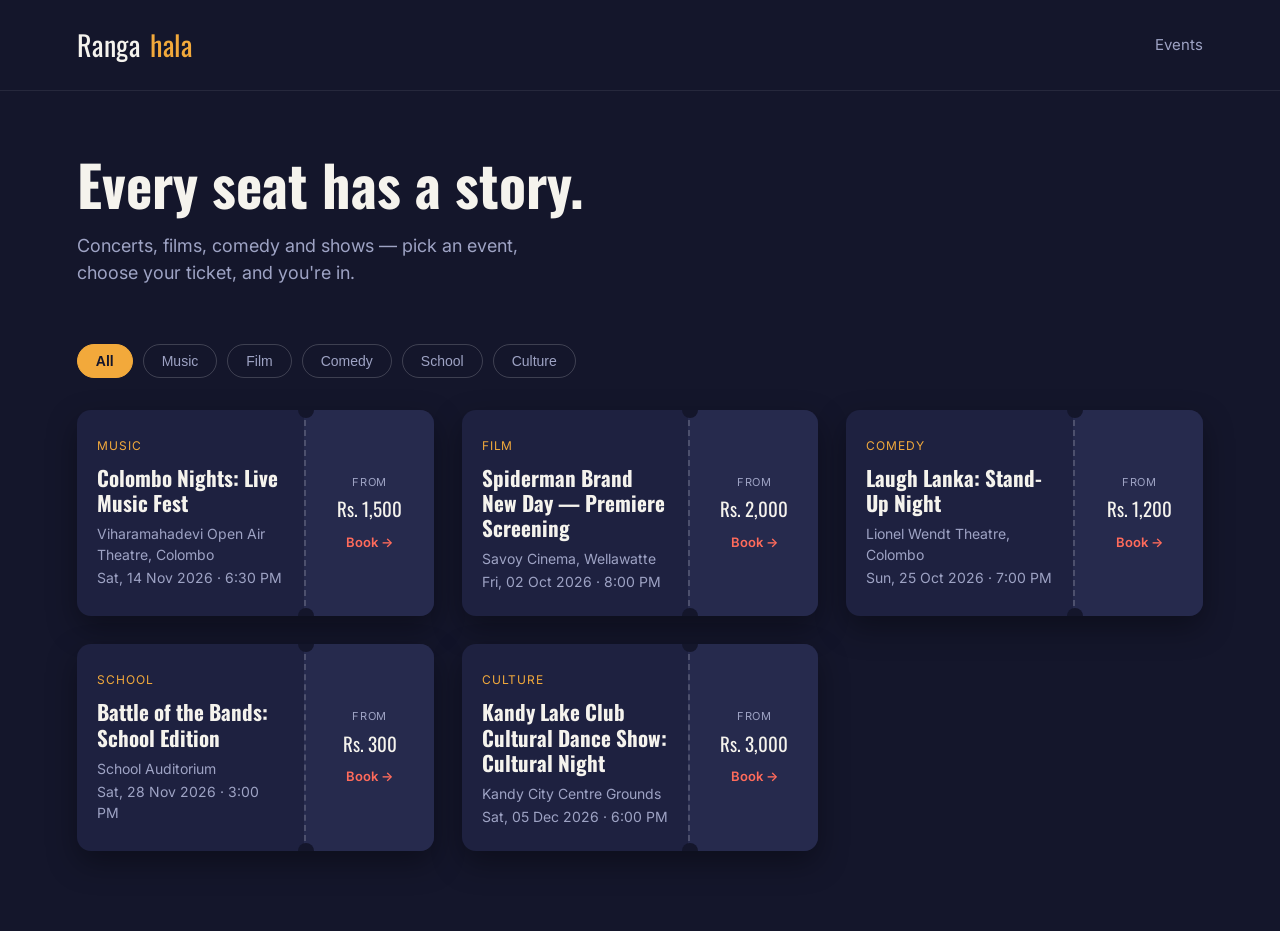
<file: index.html>
<!DOCTYPE html>
<html lang="en">
<head>
  <meta charset="UTF-8" />
  <meta name="viewport" content="width=device-width, initial-scale=1.0" />
  <title>Rangahala — Book your seat</title>
  <link rel="preconnect" href="https://fonts.googleapis.com" />
  <link href="https://fonts.googleapis.com/css2?family=Oswald:wght@500;600&family=Inter:wght@400;500;600&display=swap" rel="stylesheet" />
  <link rel="stylesheet" href="style.css" />
</head>
<body>

  <header class="site-header">
    <div class="brand">Ranga<span>hala</span></div>
    <nav><a href="index.html">Events</a></nav>
  </header>

  <section class="hero">
    <h1>Every seat has a story.</h1>
    <p>Concerts, films, comedy and shows — pick an event, choose your ticket, and you're in.</p>
  </section>

  <div id="filter-bar"></div>

  <div id="event-grid"></div>

  <script src="script.js"></script>
</body>
</html>
</file>
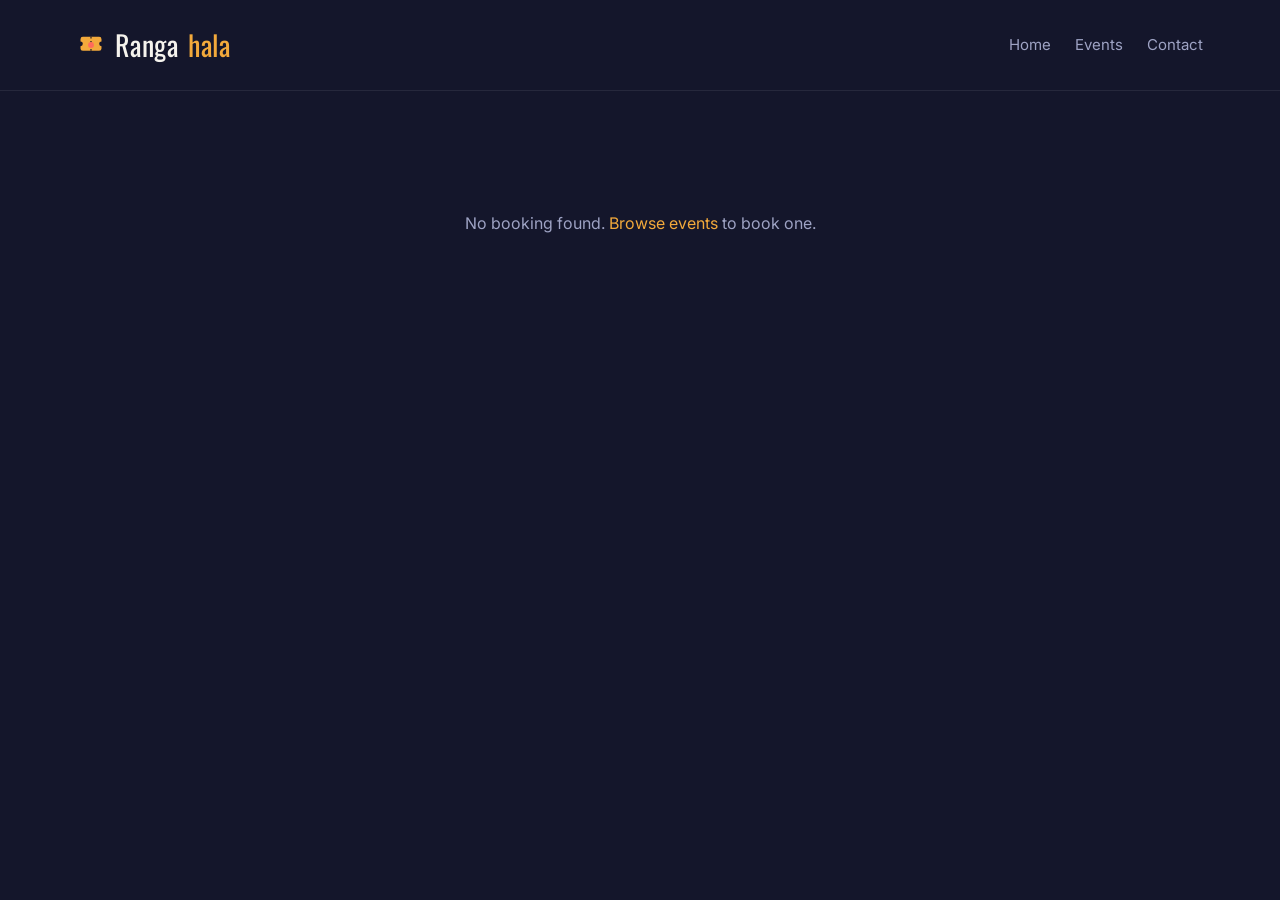
<file: confirmation.html>
<!DOCTYPE html>
<html lang="en">
<head>
  <meta charset="UTF-8" />
  <meta name="viewport" content="width=device-width, initial-scale=1.0" />
  <title>Rangahala — Your ticket</title>
  <link rel="icon" type="image/svg+xml" href="data:image/svg+xml,%3Csvg xmlns='http://www.w3.org/2000/svg' viewBox='0 0 48 48'%3E%3Cpath d='M6 14a4 4 0 0 1 4-4h28a4 4 0 0 1 4 4v4a4 4 0 0 0 0 8v4a4 4 0 0 1-4 4H10a4 4 0 0 1-4-4v-4a4 4 0 0 0 0-8z' fill='%23f2a93b'/%3E%3Cpath d='M24 10v28' stroke='%2314162b' stroke-width='2' stroke-dasharray='3 4'/%3E%3Ccircle cx='24' cy='24' r='5' fill='%23ff6b5b'/%3E%3C/svg%3E" />
  <link rel="preconnect" href="https://fonts.googleapis.com" />
  <link href="https://fonts.googleapis.com/css2?family=Oswald:wght@500;600&family=Inter:wght@400;500;600&display=swap" rel="stylesheet" />
  <link rel="stylesheet" href="style.css" />
</head>
<body>

  <header class="site-header">
    <a class="brand" href="index.html">
      <svg class="brand__logo" width="28" height="28" viewBox="0 0 48 48" xmlns="http://www.w3.org/2000/svg" aria-hidden="true">
        <path d="M6 14a4 4 0 0 1 4-4h28a4 4 0 0 1 4 4v4a4 4 0 0 0 0 8v4a4 4 0 0 1-4 4H10a4 4 0 0 1-4-4v-4a4 4 0 0 0 0-8z" fill="var(--amber)" />
        <path d="M24 10v28" stroke="var(--ink)" stroke-width="2" stroke-dasharray="3 4" />
        <circle cx="24" cy="24" r="5" fill="var(--coral)" />
      </svg>
      Ranga<span>hala</span>
    </a>
    <nav>
      <a href="index.html">Home</a>
      <a href="events.html">Events</a>
      <a href="contact.html">Contact</a>
    </nav>
  </header>

  <main class="confirmation-page" id="ticket-result">
    <p class="eyebrow">Booking confirmed</p>
    <h1>You're going. Here's your ticket.</h1>

    <div class="ticket-stub-final">
      <div class="ticket-stub-final__top">
        <span id="ticket-event"></span>
        <dl>
          <dt>Venue</dt>
          <dd id="ticket-venue"></dd>
          <dt>When</dt>
          <dd id="ticket-datetime"></dd>
          <dt>Ticket</dt>
          <dd id="ticket-tier"></dd>
          <dt>Booked by</dt>
          <dd id="ticket-buyer"></dd>
          <dt>Total paid</dt>
          <dd id="ticket-total"></dd>
        </dl>
      </div>
      <div class="ticket-stub-final__bottom">
        <div>
          <span class="ticket-stub-final__ref-label">Reference</span>
          <span class="ticket-stub-final__ref" id="ticket-reference"></span>
        </div>
        <div class="barcode" aria-hidden="true">
          <span style="height:60%"></span><span style="height:90%"></span><span style="height:40%"></span>
          <span style="height:75%"></span><span style="height:100%"></span><span style="height:55%"></span>
          <span style="height:85%"></span><span style="height:30%"></span><span style="height:70%"></span>
          <span style="height:95%"></span><span style="height:45%"></span><span style="height:65%"></span>
        </div>
      </div>
    </div>

    <div class="confirmation-actions">
      <button class="primary" onclick="window.print()">Print ticket</button>
      <a href="events.html">Book another</a>
    </div>
  </main>

  <script src="script.js"></script>
</body>
</html>
</file>
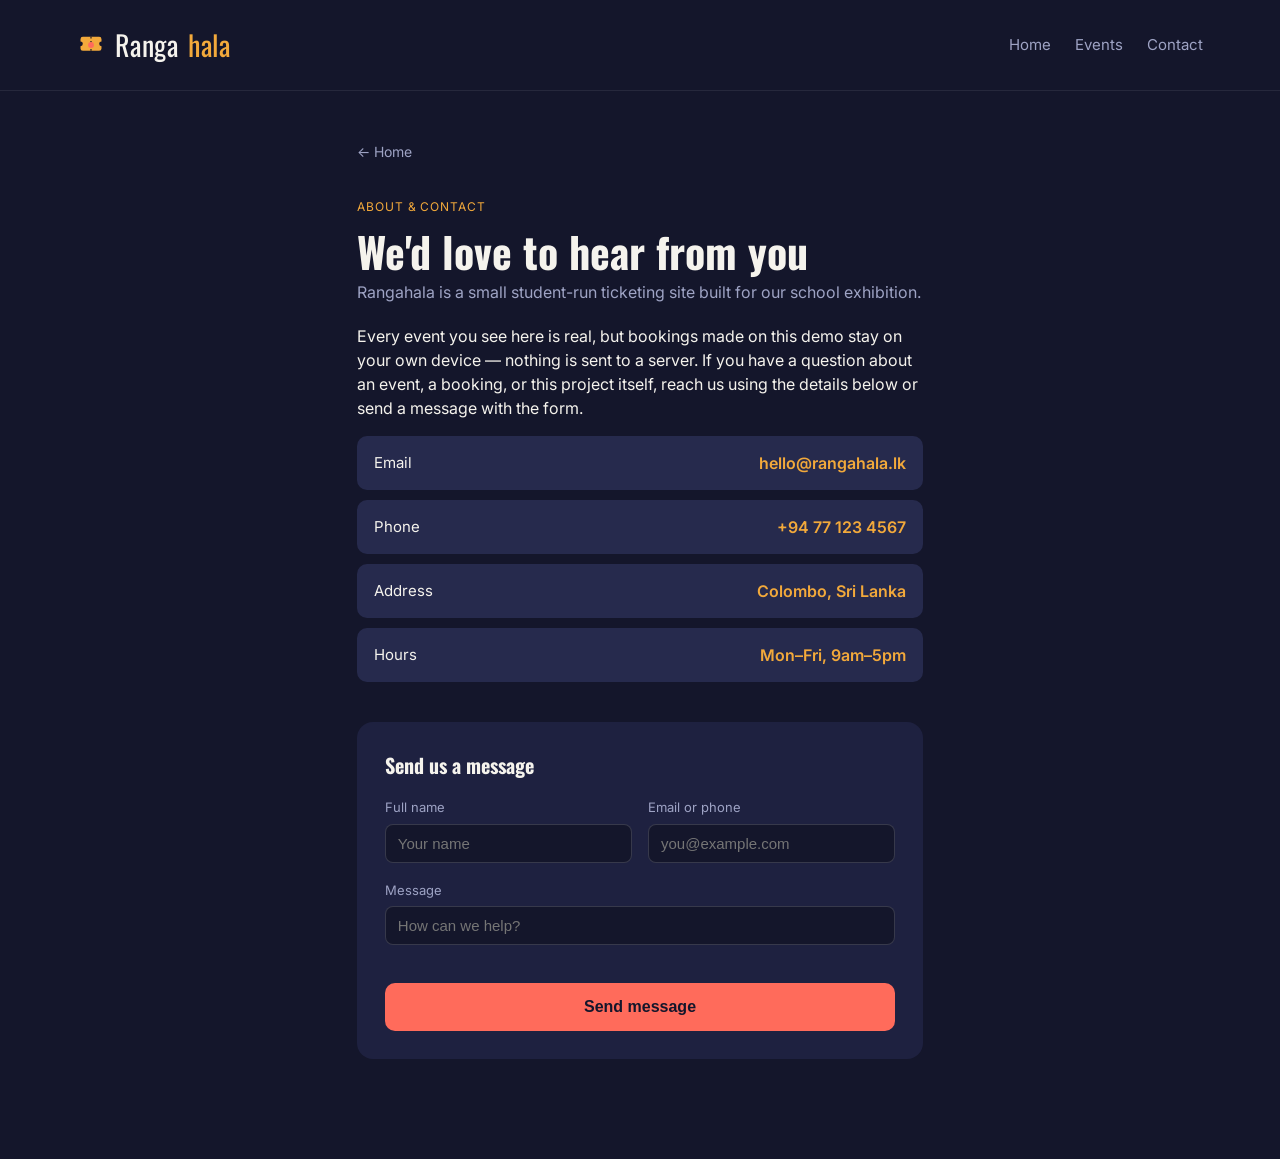
<file: contact.html>
<!DOCTYPE html>
<html lang="en">
<head>
  <meta charset="UTF-8" />
  <meta name="viewport" content="width=device-width, initial-scale=1.0" />
  <title>Rangahala — Contact & Info</title>
  <link rel="icon" type="image/svg+xml" href="data:image/svg+xml,%3Csvg xmlns='http://www.w3.org/2000/svg' viewBox='0 0 48 48'%3E%3Cpath d='M6 14a4 4 0 0 1 4-4h28a4 4 0 0 1 4 4v4a4 4 0 0 0 0 8v4a4 4 0 0 1-4 4H10a4 4 0 0 1-4-4v-4a4 4 0 0 0 0-8z' fill='%23f2a93b'/%3E%3Cpath d='M24 10v28' stroke='%2314162b' stroke-width='2' stroke-dasharray='3 4'/%3E%3Ccircle cx='24' cy='24' r='5' fill='%23ff6b5b'/%3E%3C/svg%3E" />
  <link rel="preconnect" href="https://fonts.googleapis.com" />
  <link href="https://fonts.googleapis.com/css2?family=Oswald:wght@500;600&family=Inter:wght@400;500;600&display=swap" rel="stylesheet" />
  <link rel="stylesheet" href="style.css" />
</head>
<body>

  <header class="site-header">
    <a class="brand" href="index.html">
      <svg class="brand__logo" width="28" height="28" viewBox="0 0 48 48" xmlns="http://www.w3.org/2000/svg" aria-hidden="true">
        <path d="M6 14a4 4 0 0 1 4-4h28a4 4 0 0 1 4 4v4a4 4 0 0 0 0 8v4a4 4 0 0 1-4 4H10a4 4 0 0 1-4-4v-4a4 4 0 0 0 0-8z" fill="var(--amber)" />
        <path d="M24 10v28" stroke="var(--ink)" stroke-width="2" stroke-dasharray="3 4" />
        <circle cx="24" cy="24" r="5" fill="var(--coral)" />
      </svg>
      Ranga<span>hala</span>
    </a>
    <nav>
      <a href="index.html">Home</a>
      <a href="events.html">Events</a>
      <a href="contact.html">Contact</a>
    </nav>
  </header>

  <main class="event-page" id="contact-page">
    <a class="back-link" href="index.html">← Home</a>

    <p id="event-category">About &amp; Contact</p>
    <h1 id="event-title">We'd love to hear from you</h1>
    <p id="event-venue">Rangahala is a small student-run ticketing site built for our school exhibition.</p>
    <p id="event-blurb">
      Every event you see here is real, but bookings made on this demo stay on your own device —
      nothing is sent to a server. If you have a question about an event, a booking, or this
      project itself, reach us using the details below or send a message with the form.
    </p>

    <div id="tier-list">
      <div class="tier-option">
        <span class="tier-option__name">Email</span>
        <span class="tier-option__price">hello@rangahala.lk</span>
      </div>
      <div class="tier-option">
        <span class="tier-option__name">Phone</span>
        <span class="tier-option__price">+94 77 123 4567</span>
      </div>
      <div class="tier-option">
        <span class="tier-option__name">Address</span>
        <span class="tier-option__price">Colombo, Sri Lanka</span>
      </div>
      <div class="tier-option">
        <span class="tier-option__name">Hours</span>
        <span class="tier-option__price">Mon–Fri, 9am–5pm</span>
      </div>
    </div>

    <form class="booking-form" id="contact-form">
      <h2>Send us a message</h2>

      <div class="form-row">
        <div class="form-field">
          <label for="contact-name">Full name</label>
          <input type="text" id="contact-name" required placeholder="Your name" />
        </div>
        <div class="form-field">
          <label for="contact-email">Email or phone</label>
          <input type="text" id="contact-email" required placeholder="you@example.com" />
          <span class="field-error" id="contact-email-error">Enter a valid email or phone number.</span>
        </div>
      </div>

      <div class="form-row">
        <div class="form-field">
          <label for="contact-message">Message</label>
          <input type="text" id="contact-message" required placeholder="How can we help?" />
        </div>
      </div>

      <button type="submit" class="submit-btn">Send message</button>
      <p class="empty-state" id="contact-status" style="display:none;"></p>
    </form>
  </main>

  <script src="script.js"></script>
</body>
</html>
</file>
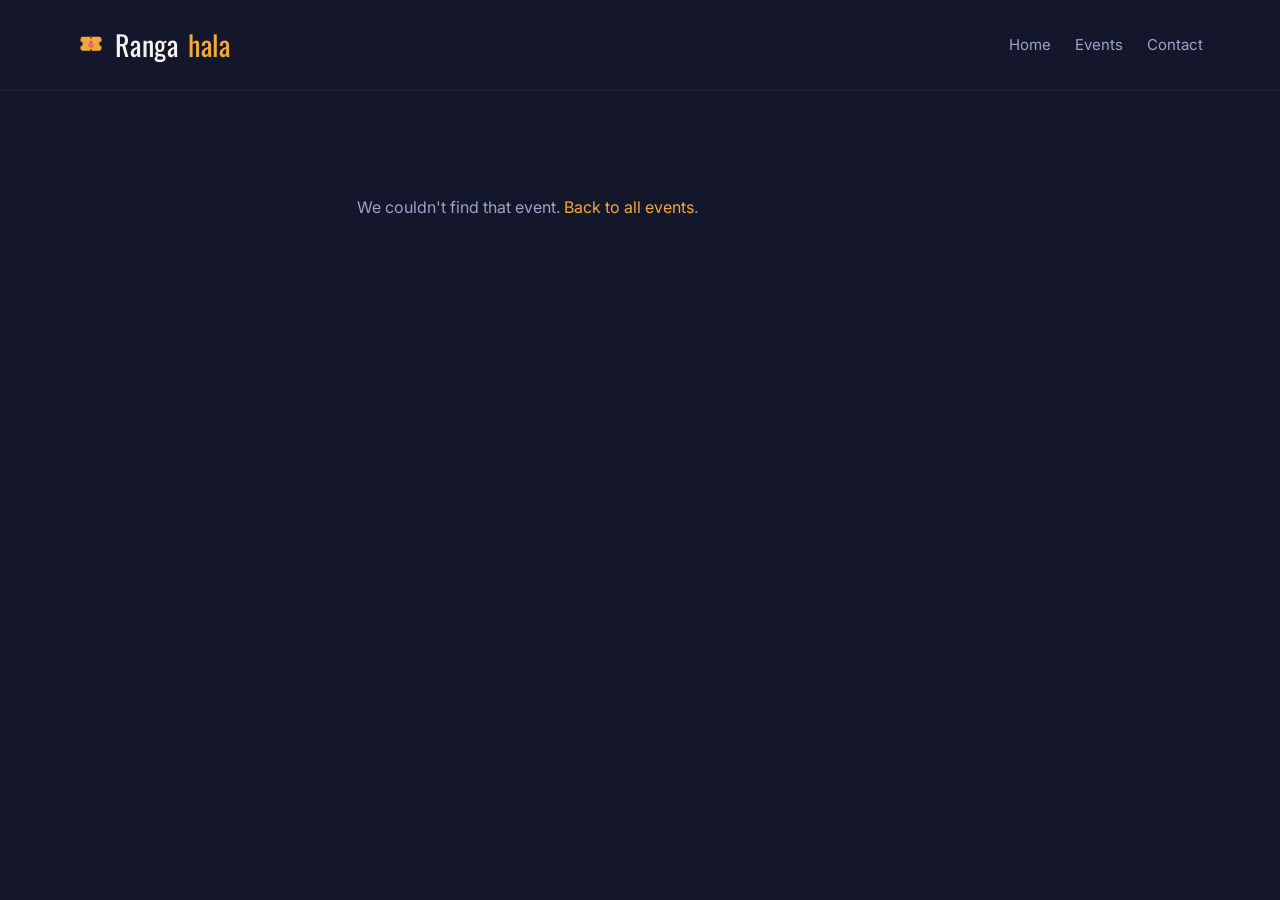
<file: event.html>
<!DOCTYPE html>
<html lang="en">
<head>
  <meta charset="UTF-8" />
  <meta name="viewport" content="width=device-width, initial-scale=1.0" />
  <title>Rangahala — Book</title>
  <link rel="icon" type="image/svg+xml" href="data:image/svg+xml,%3Csvg xmlns='http://www.w3.org/2000/svg' viewBox='0 0 48 48'%3E%3Cpath d='M6 14a4 4 0 0 1 4-4h28a4 4 0 0 1 4 4v4a4 4 0 0 0 0 8v4a4 4 0 0 1-4 4H10a4 4 0 0 1-4-4v-4a4 4 0 0 0 0-8z' fill='%23f2a93b'/%3E%3Cpath d='M24 10v28' stroke='%2314162b' stroke-width='2' stroke-dasharray='3 4'/%3E%3Ccircle cx='24' cy='24' r='5' fill='%23ff6b5b'/%3E%3C/svg%3E" />
  <link rel="preconnect" href="https://fonts.googleapis.com" />
  <link href="https://fonts.googleapis.com/css2?family=Oswald:wght@500;600&family=Inter:wght@400;500;600&display=swap" rel="stylesheet" />
  <link rel="stylesheet" href="style.css" />
</head>
<body>

  <header class="site-header">
    <a class="brand" href="index.html">
      <svg class="brand__logo" width="28" height="28" viewBox="0 0 48 48" xmlns="http://www.w3.org/2000/svg" aria-hidden="true">
        <path d="M6 14a4 4 0 0 1 4-4h28a4 4 0 0 1 4 4v4a4 4 0 0 0 0 8v4a4 4 0 0 1-4 4H10a4 4 0 0 1-4-4v-4a4 4 0 0 0 0-8z" fill="var(--amber)" />
        <path d="M24 10v28" stroke="var(--ink)" stroke-width="2" stroke-dasharray="3 4" />
        <circle cx="24" cy="24" r="5" fill="var(--coral)" />
      </svg>
      Ranga<span>hala</span>
    </a>
    <nav>
      <a href="index.html">Home</a>
      <a href="events.html">Events</a>
      <a href="contact.html">Contact</a>
    </nav>
  </header>

  <main class="event-page" id="event-detail">
    <a class="back-link" href="events.html">← All events</a>

    <p id="event-category"></p>
    <h1 id="event-title"></h1>
    <p id="event-venue"></p>
    <p id="event-datetime"></p>
    <p id="event-blurb"></p>

    <form class="booking-form" id="booking-form">
      <h2>Choose your ticket</h2>

      <div id="tier-list"></div>

      <div class="form-row">
        <div class="form-field">
          <label for="qty">Quantity</label>
          <input type="number" id="qty" min="1" max="10" value="1" />
        </div>
        <div class="form-field">
          <label for="buyer-name">Full name</label>
          <input type="text" id="buyer-name" required placeholder="As it should appear on the ticket" />
        </div>
        <div class="form-field">
          <label for="buyer-contact">Email or phone</label>
          <input type="text" id="buyer-contact" required placeholder="you@example.com" />
          <span class="field-error" id="buyer-contact-error">Enter a valid email or phone number.</span>
        </div>
      </div>

      <div class="total-row">
        <span>Total</span>
        <span id="total-price"></span>
      </div>

      <button type="submit" class="submit-btn">Confirm booking</button>
    </form>
  </main>

  <script src="script.js"></script>
</body>
</html>
</file>
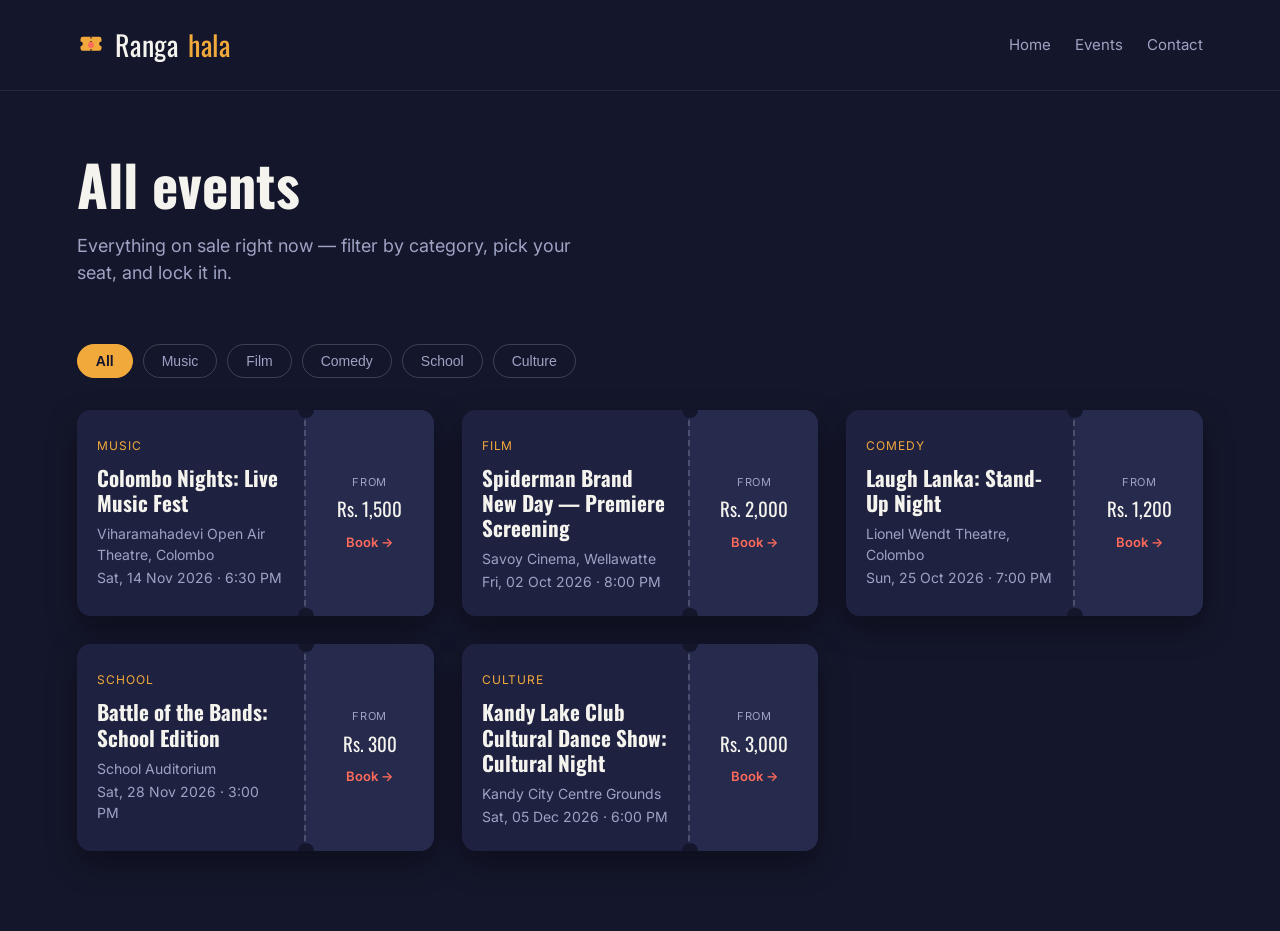
<file: events.html>
<!DOCTYPE html>
<html lang="en">
<head>
  <meta charset="UTF-8" />
  <meta name="viewport" content="width=device-width, initial-scale=1.0" />
  <title>Rangahala — All events</title>
  <link rel="icon" type="image/svg+xml" href="data:image/svg+xml,%3Csvg xmlns='http://www.w3.org/2000/svg' viewBox='0 0 48 48'%3E%3Cpath d='M6 14a4 4 0 0 1 4-4h28a4 4 0 0 1 4 4v4a4 4 0 0 0 0 8v4a4 4 0 0 1-4 4H10a4 4 0 0 1-4-4v-4a4 4 0 0 0 0-8z' fill='%23f2a93b'/%3E%3Cpath d='M24 10v28' stroke='%2314162b' stroke-width='2' stroke-dasharray='3 4'/%3E%3Ccircle cx='24' cy='24' r='5' fill='%23ff6b5b'/%3E%3C/svg%3E" />
  <link rel="preconnect" href="https://fonts.googleapis.com" />
  <link href="https://fonts.googleapis.com/css2?family=Oswald:wght@500;600&family=Inter:wght@400;500;600&display=swap" rel="stylesheet" />
  <link rel="stylesheet" href="style.css" />
</head>
<body>

  <header class="site-header">
    <a class="brand" href="index.html">
      <svg class="brand__logo" width="28" height="28" viewBox="0 0 48 48" xmlns="http://www.w3.org/2000/svg" aria-hidden="true">
        <path d="M6 14a4 4 0 0 1 4-4h28a4 4 0 0 1 4 4v4a4 4 0 0 0 0 8v4a4 4 0 0 1-4 4H10a4 4 0 0 1-4-4v-4a4 4 0 0 0 0-8z" fill="var(--amber)" />
        <path d="M24 10v28" stroke="var(--ink)" stroke-width="2" stroke-dasharray="3 4" />
        <circle cx="24" cy="24" r="5" fill="var(--coral)" />
      </svg>
      Ranga<span>hala</span>
    </a>
    <nav>
      <a href="index.html">Home</a>
      <a href="events.html">Events</a>
      <a href="contact.html">Contact</a>
    </nav>
  </header>

  <section class="hero">
    <h1>All events</h1>
    <p>Everything on sale right now — filter by category, pick your seat, and lock it in.</p>
  </section>

  <div id="filter-bar"></div>

  <div id="event-grid"></div>

  <script src="script.js"></script>
</body>
</html>
</file>
<file: style.css>
/* =========================================================
   RANGAHALA — shared styles for all pages
   ========================================================= */

:root {
  --ink: #14162b;
  --panel: #1e2140;
  --panel-raised: #262a4d;
  --amber: #f2a93b;
  --coral: #ff6b5b;
  --text: #f5f3ed;
  --text-muted: #9ea3c4;
  --hole: var(--ink); /* the "punched holes" match the page background */

  --font-display: "Oswald", "Arial Narrow", sans-serif;
  --font-body: "Inter", "Segoe UI", system-ui, sans-serif;
}

* {
  box-sizing: border-box;
}

body {
  margin: 0;
  background: var(--ink);
  color: var(--text);
  font-family: var(--font-body);
  line-height: 1.5;
}

a {
  color: inherit;
  text-decoration: none;
}

/* ---------- Header ---------- */

.site-header {
  display: flex;
  align-items: center;
  justify-content: space-between;
  padding: 24px 6vw;
  border-bottom: 1px solid rgba(255, 255, 255, 0.08);
}

/* ---------- Home page: center everything ---------- */

.home-page .hero {
  max-width: 700px;
  margin: 0 auto;
  text-align: center;
}

.home-page .hero p {
  margin-left: auto;
  margin-right: auto;
}

.home-page .about-section {
  max-width: 700px;
  margin: 0 auto;
  text-align: center;
  padding-left: 6vw;
  padding-right: 6vw;
}

.home-page .about-section p {
  margin-left: auto;
  margin-right: auto;
}

.home-page .highlights {
  max-width: 1100px;
  margin: 0 auto;
  text-align: center;
}

.home-page #home-highlights {
  justify-content: center;
}

.home-page .highlight-card {
  text-align: left;
}

.brand {
  display: flex;
  align-items: center;
  gap: 10px;
  font-family: var(--font-display);
  font-size: 28px;
  letter-spacing: 0.5px;
}

.brand span {
  color: var(--amber);
}

.brand__logo {
  flex-shrink: 0;
}

/* ---------- CTA button (home hero) ---------- */

.cta-btn {
  display: inline-block;
  margin-top: 20px;
  background: var(--amber);
  color: var(--ink);
  font-weight: 600;
  font-size: 14px;
  padding: 12px 22px;
  border-radius: 999px;
}

/* ---------- About section (home page) ---------- */

.about-section {
  padding: 0 6vw 40px;
  max-width: 760px;
}

.about-section h2 {
  font-family: var(--font-display);
  font-size: 26px;
  margin: 0 0 14px;
}

.about-section p {
  color: var(--text-muted);
  font-size: 15px;
  margin: 0 0 12px;
  max-width: 65ch;
}

/* ---------- Featured events / highlight cards (home page) ---------- */

.highlights {
  padding: 8px 6vw 80px;
}

.highlights h2 {
  font-family: var(--font-display);
  font-size: 26px;
  margin: 0 0 6px;
}

.highlights__intro {
  color: var(--text-muted);
  margin: 0 0 24px;
}

#home-highlights {
  display: grid;
  grid-template-columns: repeat(auto-fill, minmax(260px, 1fr));
  gap: 24px;
}

.highlight-card {
  display: block;
  background: var(--panel);
  border-radius: 14px;
  overflow: hidden;
  box-shadow: 0 12px 30px rgba(0, 0, 0, 0.35);
  transition: transform 0.15s ease;
}

.highlight-card:hover {
  transform: translateY(-3px);
}

.highlight-card__art {
  height: 130px;
  background: var(--panel-raised);
  display: flex;
  align-items: center;
  justify-content: center;
  overflow: hidden;
}

.highlight-card__art img {
  width: 100%;
  height: 100%;
  object-fit: cover;
}

.highlight-card__art svg {
  width: 56px;
  height: 56px;
}

.highlight-card__body {
  padding: 18px 20px 22px;
}

.highlight-card__title {
  font-family: var(--font-display);
  font-size: 19px;
  margin: 8px 0 8px;
  line-height: 1.2;
}

.highlight-card__desc {
  color: var(--text-muted);
  font-size: 14px;
  margin: 0 0 14px;
}

.highlight-card__link {
  font-size: 13px;
  color: var(--coral);
  font-weight: 600;
}

.site-header nav {
  display: flex;
  gap: 24px;
}

.site-header nav a {
  color: var(--text-muted);
  font-size: 15px;
}

/* ---------- Hero (home page) ---------- */

.hero {
  padding: 64px 6vw 40px;
  max-width: 760px;
}

.hero h1 {
  font-family: var(--font-display);
  font-size: clamp(36px, 5vw, 56px);
  line-height: 1.05;
  margin: 0 0 16px;
}

.hero p {
  color: var(--text-muted);
  font-size: 18px;
  max-width: 46ch;
}

/* ---------- Filter bar ---------- */

#filter-bar {
  display: flex;
  gap: 10px;
  flex-wrap: wrap;
  padding: 0 6vw 32px;
}

.filter-btn {
  background: transparent;
  border: 1px solid rgba(255, 255, 255, 0.18);
  color: var(--text-muted);
  padding: 8px 18px;
  border-radius: 999px;
  font-size: 14px;
  cursor: pointer;
  transition: border-color 0.15s, color 0.15s;
}

.filter-btn:hover {
  border-color: var(--amber);
}

.filter-btn.is-active {
  background: var(--amber);
  border-color: var(--amber);
  color: var(--ink);
  font-weight: 600;
}

/* ---------- Event grid + ticket-stub card ---------- */

#event-grid {
  display: grid;
  grid-template-columns: repeat(auto-fill, minmax(320px, 1fr));
  gap: 28px;
  padding: 0 6vw 80px;
}

.ticket-card {
  display: flex;
  background: var(--panel);
  border-radius: 14px;
  overflow: hidden;
  box-shadow: 0 12px 30px rgba(0, 0, 0, 0.35);
  transition: transform 0.15s ease;
}

.ticket-card:hover {
  transform: translateY(-3px);
}

.ticket-card__main {
  flex: 1;
  padding: 22px 20px;
  min-width: 0;
}

.ticket-card__category {
  display: inline-block;
  font-size: 12px;
  letter-spacing: 0.08em;
  text-transform: uppercase;
  color: var(--amber);
  margin-bottom: 10px;
}

.ticket-card__title {
  font-family: var(--font-display);
  font-size: 21px;
  margin: 0 0 8px;
  line-height: 1.2;
}

.ticket-card__venue,
.ticket-card__date {
  margin: 2px 0;
  color: var(--text-muted);
  font-size: 14px;
}

/* The torn/perforated ticket stub on the right */
.ticket-card__stub {
  position: relative;
  width: 130px;
  flex-shrink: 0;
  background: var(--panel-raised);
  display: flex;
  flex-direction: column;
  align-items: center;
  justify-content: center;
  gap: 4px;
  padding: 16px 10px;
  border-left: 2px dashed rgba(255, 255, 255, 0.18);
}

/* punched holes on the perforation line */
.ticket-card__stub::before,
.ticket-card__stub::after {
  content: "";
  position: absolute;
  left: -8px;
  width: 16px;
  height: 16px;
  border-radius: 50%;
  background: var(--hole);
}
.ticket-card__stub::before {
  top: -8px;
}
.ticket-card__stub::after {
  bottom: -8px;
}

.ticket-card__from {
  font-size: 11px;
  color: var(--text-muted);
  text-transform: uppercase;
  letter-spacing: 0.06em;
}

.ticket-card__price {
  font-family: var(--font-display);
  font-size: 19px;
  color: var(--text);
}

.ticket-card__cta {
  font-size: 13px;
  color: var(--coral);
  font-weight: 600;
  margin-top: 6px;
}

/* ---------- Event detail page ---------- */

.event-page {
  max-width: 720px;
  margin: 0 auto;
  padding: 48px 6vw 100px;
}

.back-link {
  display: inline-block;
  color: var(--text-muted);
  font-size: 14px;
  margin-bottom: 24px;
}

#event-category {
  font-size: 12px;
  letter-spacing: 0.08em;
  text-transform: uppercase;
  color: var(--amber);
}

#event-title {
  font-family: var(--font-display);
  font-size: clamp(28px, 4vw, 42px);
  margin: 10px 0 6px;
  line-height: 1.1;
}

#event-venue,
#event-datetime {
  color: var(--text-muted);
  margin: 2px 0;
}

#event-blurb {
  margin-top: 20px;
  font-size: 16px;
}

/* ---------- Booking form ---------- */

.booking-form {
  margin-top: 40px;
  background: var(--panel);
  border-radius: 16px;
  padding: 28px;
}

.booking-form h2 {
  font-family: var(--font-display);
  font-size: 20px;
  margin: 0 0 18px;
}

#tier-list {
  display: flex;
  flex-direction: column;
  gap: 10px;
  margin-bottom: 24px;
}

.tier-option {
  display: flex;
  align-items: center;
  gap: 12px;
  background: var(--panel-raised);
  border: 1px solid transparent;
  border-radius: 10px;
  padding: 14px 16px;
  cursor: pointer;
}

.tier-option:has(input:checked) {
  border-color: var(--amber);
}

.tier-option input {
  accent-color: var(--amber);
}

.tier-option__name {
  flex: 1;
  font-size: 15px;
}

.tier-option__price {
  font-weight: 600;
  color: var(--amber);
}

.form-row {
  display: flex;
  gap: 16px;
  flex-wrap: wrap;
  margin-bottom: 18px;
}

.form-field {
  flex: 1;
  min-width: 160px;
  display: flex;
  flex-direction: column;
  gap: 6px;
}

.form-field label {
  font-size: 13px;
  color: var(--text-muted);
}

.form-field input {
  background: var(--ink);
  border: 1px solid rgba(255, 255, 255, 0.15);
  border-radius: 8px;
  padding: 10px 12px;
  color: var(--text);
  font-size: 15px;
}

.form-field input:focus {
  outline: 2px solid var(--amber);
  outline-offset: 1px;
}

.form-field input.has-error {
  outline: 2px solid var(--coral);
  outline-offset: 1px;
}

.field-error {
  display: none;
  color: var(--coral);
  font-size: 12px;
}

.field-error.is-visible {
  display: block;
}

.total-row {
  display: flex;
  align-items: baseline;
  justify-content: space-between;
  border-top: 1px dashed rgba(255, 255, 255, 0.18);
  padding-top: 18px;
  margin-top: 6px;
}

.total-row span:first-child {
  color: var(--text-muted);
  font-size: 14px;
}

#total-price {
  font-family: var(--font-display);
  font-size: 26px;
  color: var(--amber);
}

.submit-btn {
  width: 100%;
  margin-top: 20px;
  background: var(--coral);
  color: var(--ink);
  border: none;
  border-radius: 10px;
  padding: 15px;
  font-size: 16px;
  font-weight: 600;
  cursor: pointer;
  transition: filter 0.15s;
}

.submit-btn:hover {
  filter: brightness(1.08);
}

/* ---------- Confirmation ticket ---------- */

.confirmation-page {
  max-width: 560px;
  margin: 0 auto;
  padding: 64px 6vw 100px;
  text-align: center;
}

.confirmation-page > p.eyebrow {
  color: var(--amber);
  text-transform: uppercase;
  letter-spacing: 0.08em;
  font-size: 13px;
  margin-bottom: 6px;
}

.confirmation-page h1 {
  font-family: var(--font-display);
  font-size: 32px;
  margin: 0 0 36px;
}

.ticket-stub-final {
  background: var(--panel);
  border-radius: 16px;
  text-align: left;
  overflow: hidden;
  box-shadow: 0 20px 50px rgba(0, 0, 0, 0.4);
}

.ticket-stub-final__top {
  padding: 28px;
}

.ticket-stub-final__top dl {
  display: grid;
  grid-template-columns: auto 1fr;
  gap: 10px 16px;
  margin: 18px 0 0;
}

.ticket-stub-final__top dt {
  color: var(--text-muted);
  font-size: 13px;
}

.ticket-stub-final__top dd {
  margin: 0;
  font-size: 15px;
  text-align: right;
}

#ticket-event {
  font-family: var(--font-display);
  font-size: 22px;
  display: block;
}

.ticket-stub-final__bottom {
  border-top: 2px dashed rgba(255, 255, 255, 0.18);
  padding: 20px 28px;
  background: var(--panel-raised);
  display: flex;
  align-items: center;
  justify-content: space-between;
}

.ticket-stub-final__ref {
  font-family: var(--font-display);
  font-size: 18px;
  letter-spacing: 0.05em;
  color: var(--amber);
}

.ticket-stub-final__ref-label {
  display: block;
  font-size: 11px;
  color: var(--text-muted);
  text-transform: uppercase;
  letter-spacing: 0.06em;
}

.barcode {
  display: flex;
  gap: 2px;
  align-items: flex-end;
  height: 34px;
}

.barcode span {
  width: 3px;
  background: var(--text-muted);
}

.confirmation-actions {
  margin-top: 28px;
  display: flex;
  gap: 12px;
  justify-content: center;
}

.confirmation-actions a,
.confirmation-actions button {
  font-size: 14px;
  padding: 10px 20px;
  border-radius: 999px;
  border: 1px solid rgba(255, 255, 255, 0.18);
  background: transparent;
  color: var(--text);
  cursor: pointer;
}

.confirmation-actions .primary {
  background: var(--amber);
  border-color: var(--amber);
  color: var(--ink);
  font-weight: 600;
}

.empty-state {
  color: var(--text-muted);
  padding: 40px 0;
}

.empty-state a {
  color: var(--amber);
}

/* ---------- Responsive ---------- */

@media (max-width: 560px) {
  .ticket-card {
    flex-direction: column;
  }
  .ticket-card__stub {
    width: 100%;
    flex-direction: row;
    justify-content: space-between;
    border-left: none;
    border-top: 2px dashed rgba(255, 255, 255, 0.18);
  }
  .ticket-card__stub::before,
  .ticket-card__stub::after {
    left: auto;
    top: -8px;
    bottom: auto;
  }
  .ticket-card__stub::before {
    right: 30%;
  }
  .ticket-card__stub::after {
    left: 30%;
  }
  .ticket-stub-final__bottom {
    flex-direction: column;
    gap: 16px;
    align-items: flex-start;
  }
}

@media print {
  .site-header,
  .confirmation-actions,
  .eyebrow {
    display: none;
  }
}
</file>
